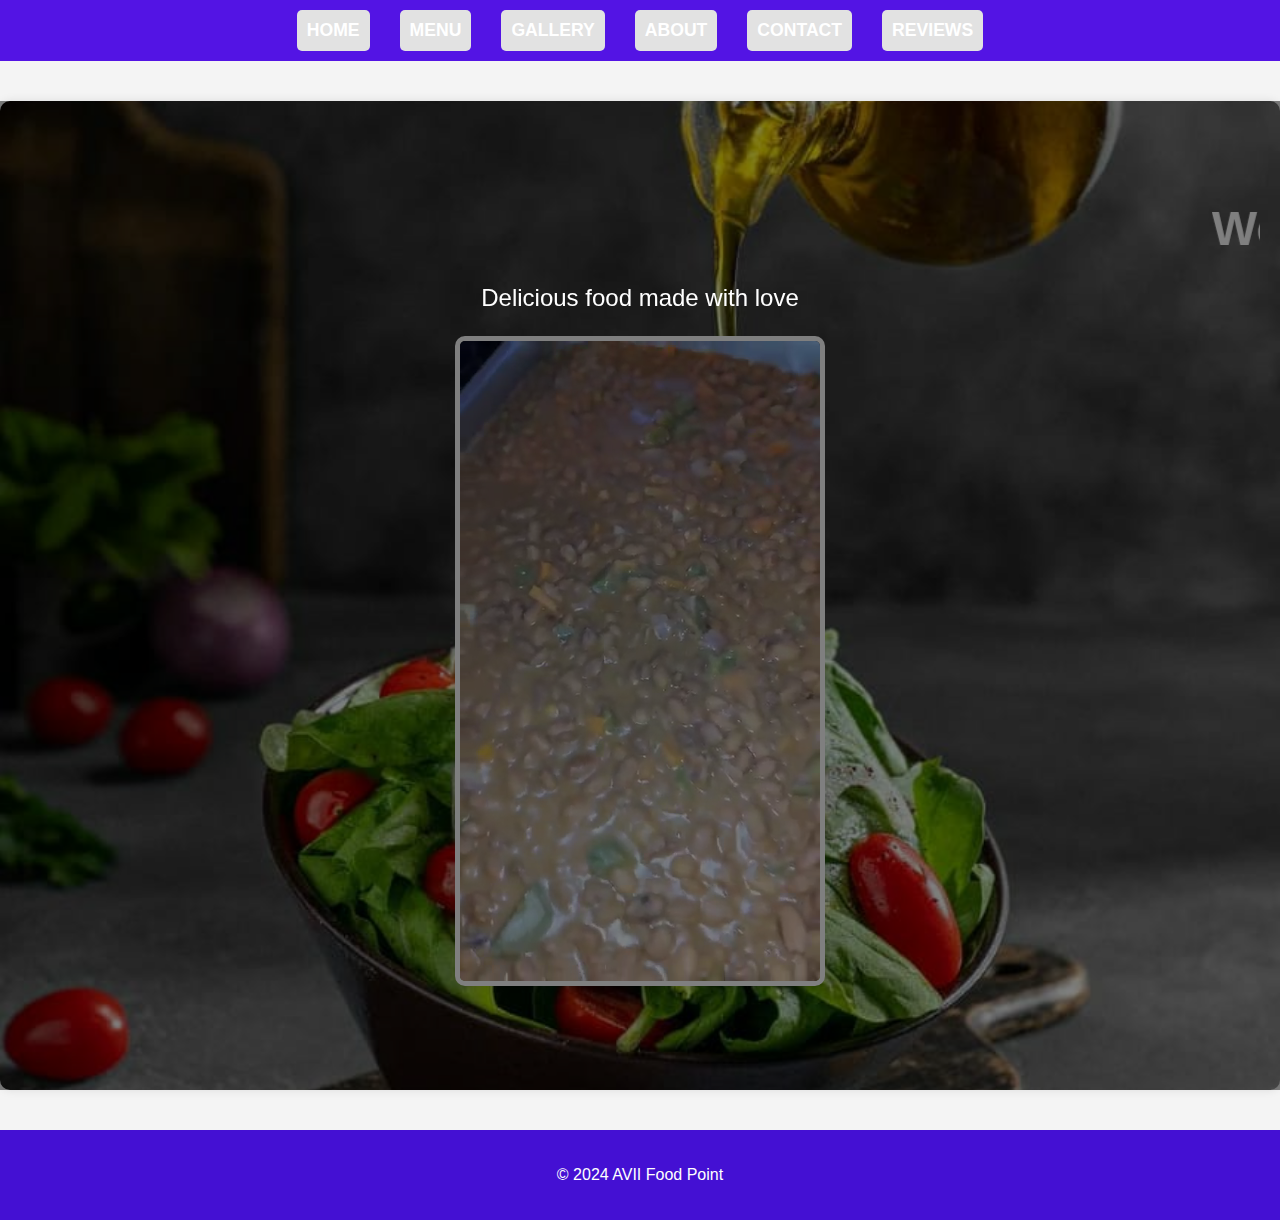
<file: index.html>
<!DOCTYPE html>
<html lang="en">
<head>
    <meta charset="UTF-8">
    <meta name="viewport" content="width=device-width, initial-scale=1.0">
    <title>Food Vendor - Home</title>
    <link rel="stylesheet" href="styles.css">
</head>
<body>
    <header>
        <nav>
        <ul>    
            <li><a href="index.html">HOME</a></li>
            <li><a href="menu.html">MENU</a></li>
            <li><a href="gallery.html">GALLERY</a></li>
            <li><a href="about.html">ABOUT</a></li>
            <li><a href="contact.html">CONTACT</a></li>
            <li><a href="reviews.html">REVIEWS</a></li>
        </ul>
    </header>

    <main>
        <section class="hero">
            <marquee><h1>Welcome to AVII Food Point</h1></marquee>
            <p>Delicious food made with love</p>
        <div class="video-container">
                <video autoplay muted loop>
                <source src="background.mp4" type="video/mp4">
                Your browser does not support the video tag.
            </video>
        </section>
    </main>

    <footer>
        <p>&copy; 2024 AVII Food Point</p>
    </footer>
</body>
</html>
</file>
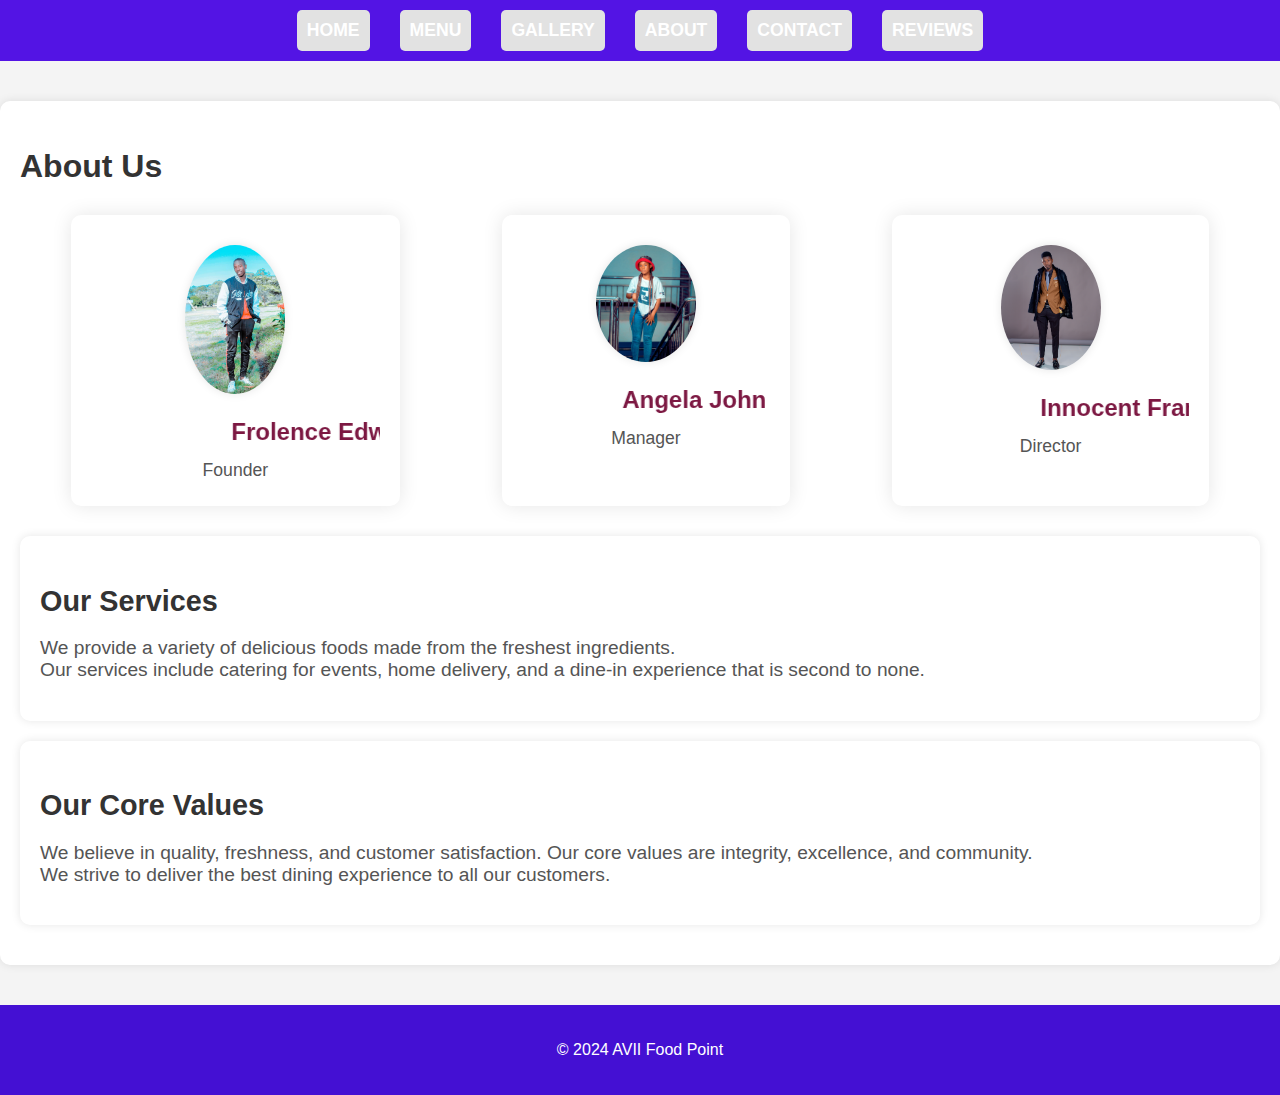
<file: about.html>
<!DOCTYPE html>
<html lang="en">
<head>
    <meta charset="UTF-8">
    <meta name="viewport" content="width=device-width, initial-scale=1.0">
    <title>Food Vendor - About</title>
    <link rel="stylesheet" href="styles.css">
</head>
<body>
    <header>
        <nav>
            <ul>
                <li><a href="index.html">HOME</a></li>
                <li><a href="menu.html">MENU</a></li>
                <li><a href="gallery.html">GALLERY</a></li>
                <li><a href="about.html">ABOUT</a></li>
                <li><a href="contact.html">CONTACT</a></li>
                <li><a href="reviews.html">REVIEWS</a></li>
            </ul>
        </nav>
    </header>

    <main>
        <section class="about">
            <h2>About Us</h2>
            <div class="team">
                <div class="team-member">
                    <img src="IMG-20240611-WA0011.jpg" alt="Founder">
                <marquee><h3>Frolence Edwini</h3></marquee>
                    <p>Founder</p>
                </div>
                <div class="team-member">
                    <img src="IMG-20231129-WA0021.jpg" alt="Manager">
                <marquee><h3>Angela John</h3></marquee>
                    <p>Manager</p>
                </div>
                <div class="team-member">
                    <img src="MOC_8623.jpg" alt="Director">
                    <marquee><h3>Innocent Frank</h3></marquee>
                    <p>Director</p>
                </div>
            </div>
            <div class="services">
                <h3>Our Services</h3>
                <p>We provide a variety of delicious foods made from the freshest ingredients. </br>Our services include catering for events, home delivery, and a dine-in experience that is second to none.</p>
            </div>
            <div class="core-values">
                <h3>Our Core Values</h3>
                <p>We believe in quality, freshness, and customer satisfaction. Our core values are integrity, excellence, and community.</br> We strive to deliver the best dining experience to all our customers.</p>
            </div>
			</section>
    </main>



    <footer>
        <p>&copy; 2024 AVII Food Point</p>
    </footer>
</body>
</html>
</file>
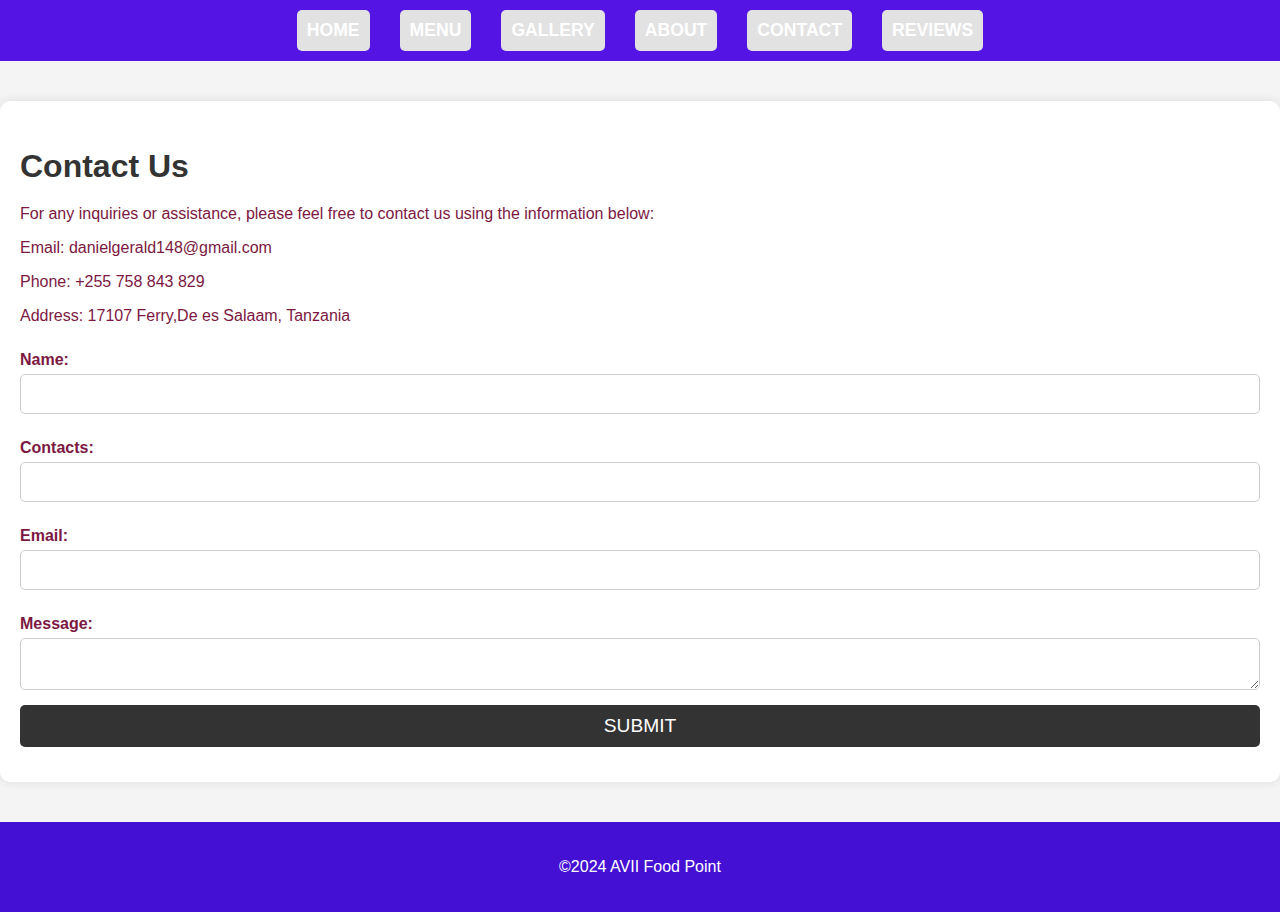
<file: contact.html>
<!DOCTYPE html>
<html lang="en">
<head>
    <meta charset="UTF-8">
    <meta name="viewport" content="width=device-width, initial-scale=1.0">
    <title>Food Vendor - Contact</title>
    <link rel="stylesheet" href="styles.css">
</head>
<body>
    <header>
        <nav>
            <ul>
            <li><a href="index.html">HOME</a></li>
            <li><a href="menu.html">MENU</a></li>
            <li><a href="gallery.html">GALLERY</a></li>
            <li><a href="about.html">ABOUT</a></li>
            <li><a href="contact.html">CONTACT</a></li>
            <li><a href="reviews.html">REVIEWS</a></li>
            </ul>
        </nav>
    </header>

    <main>
        <section class="contact">
            <h2>Contact Us</h2>
            <div class="contact-details">
                <p>For any inquiries or assistance, please feel free to contact us using the information below:</p>
                
                <p>Email: danielgerald148@gmail.com</p>
                <p>Phone: +255 758 843 829</p>
                <p>Address: 17107 Ferry,De es Salaam, Tanzania</p>
              </div>

            <form>
          <form action="https://formspree.io/f/xyzjekoq"
  method="POST">
                <label for="name">Name:</label>
                <input type="text" id="name" name="name" required>
              <label for="contacts">Contacts:</label>
                <input type="text" id="contacts" name="contacts" required>
                <label for="email">Email:</label>
                <input type="email" id="email" name="email" required>
                <label for="message">Message:</label>
                <textarea id="message" name="message" required></textarea>
                <button type="submit">SUBMIT</button>
            </form>
        </section>
    </main>

    <footer>
        <p>&copy;2024 AVII Food Point </p>
    </footer>
</body>
</html>
</file>
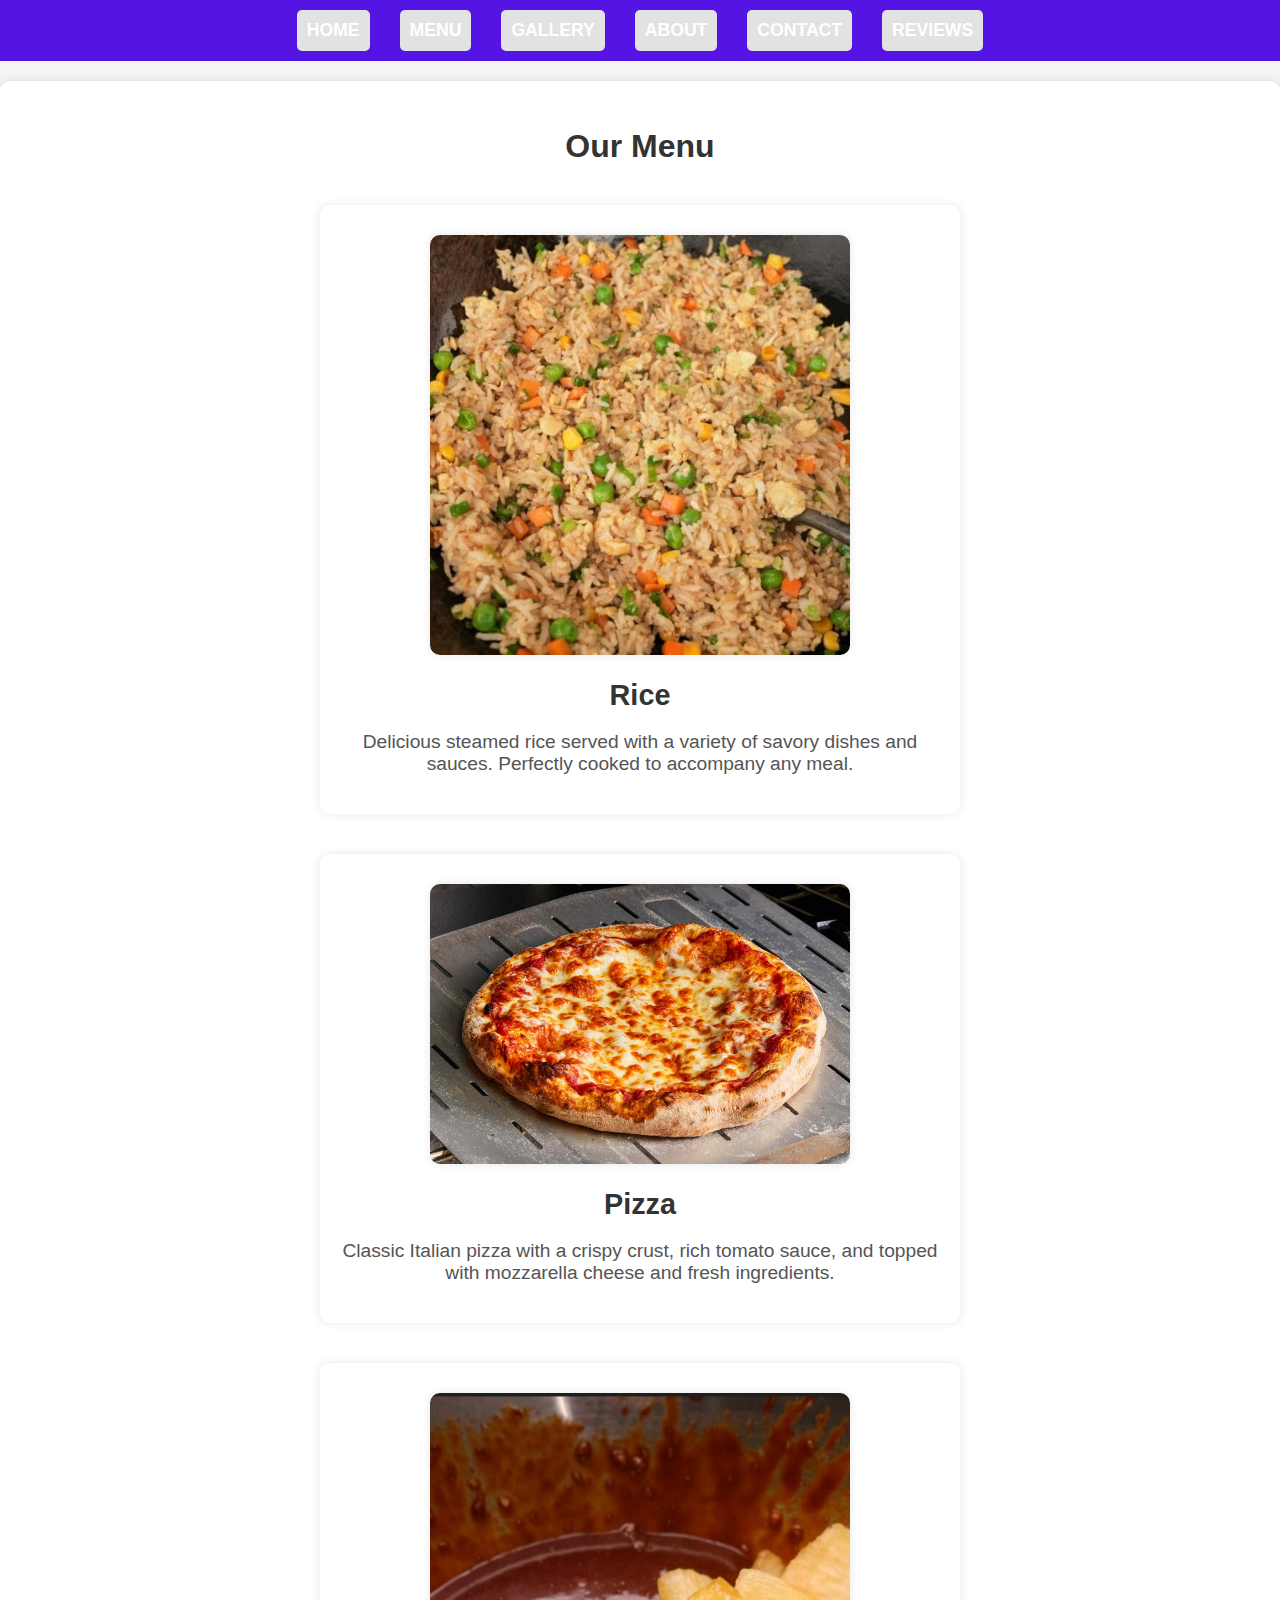
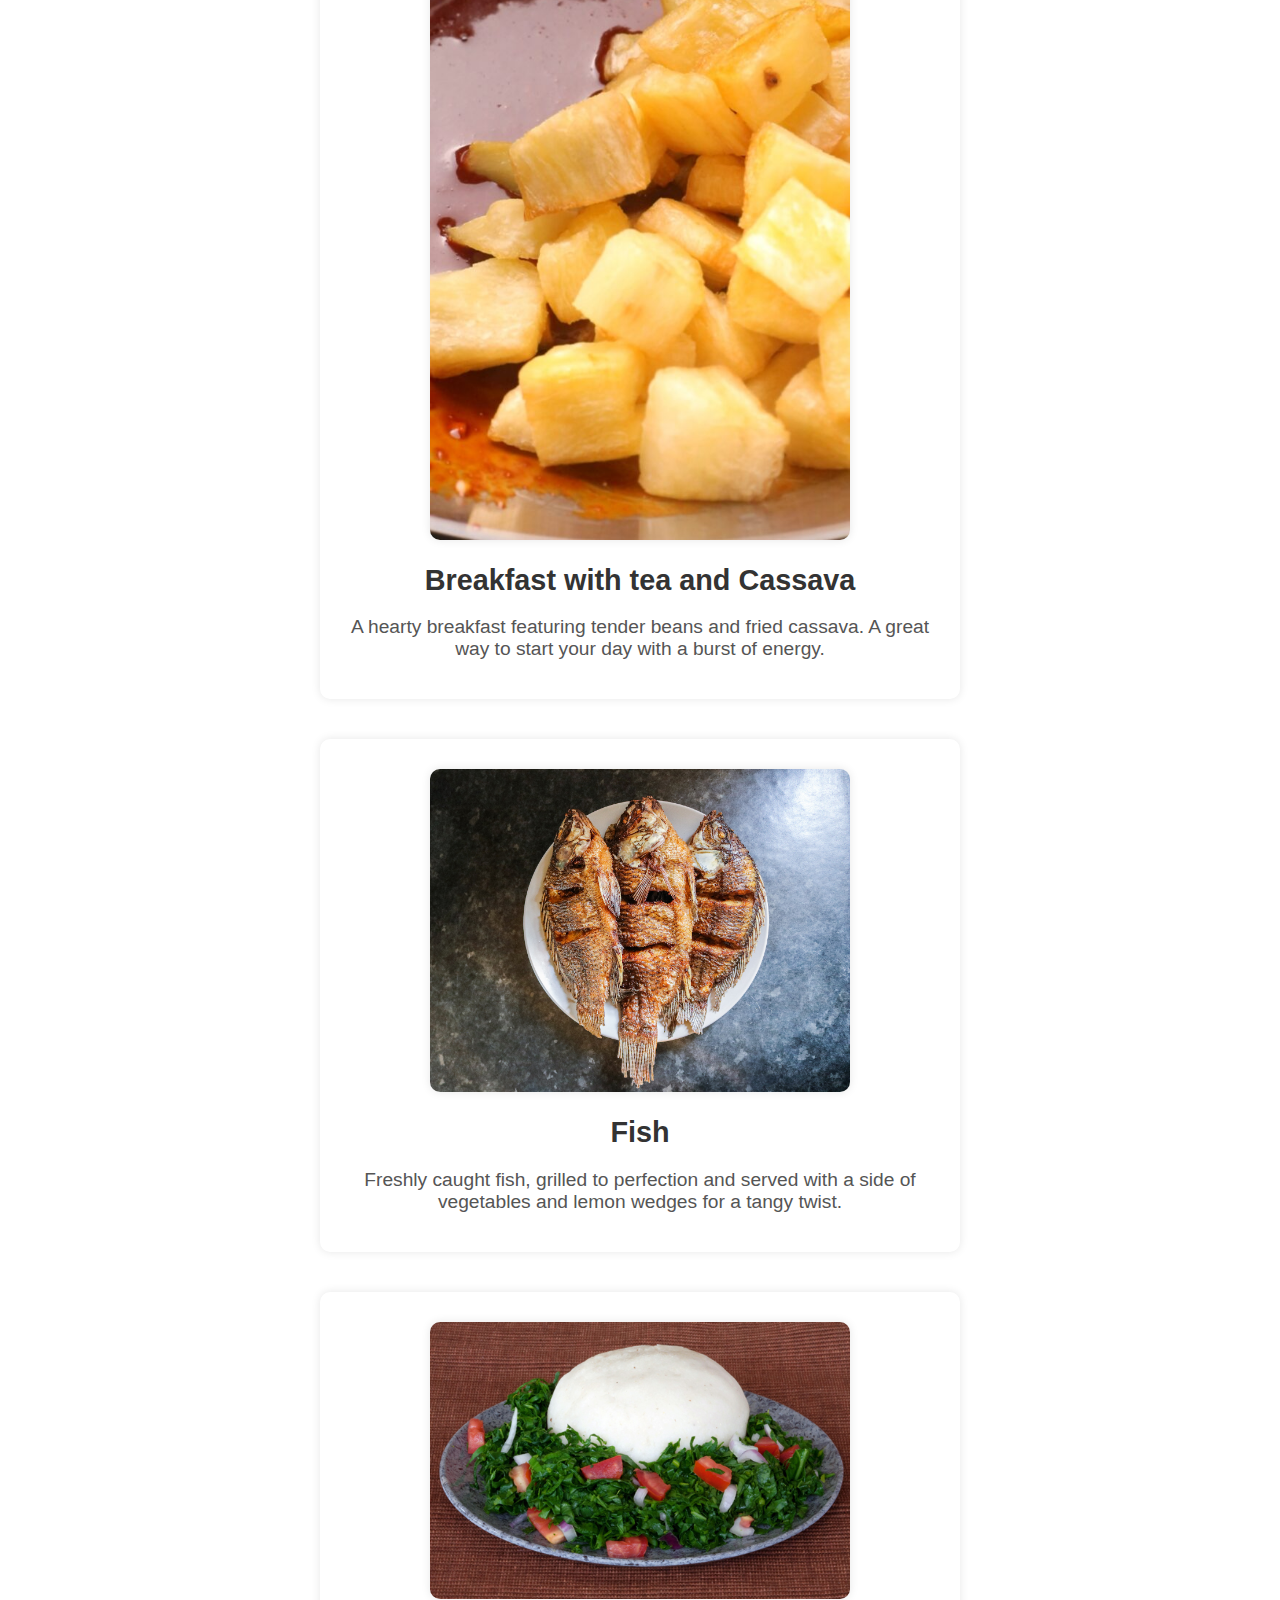
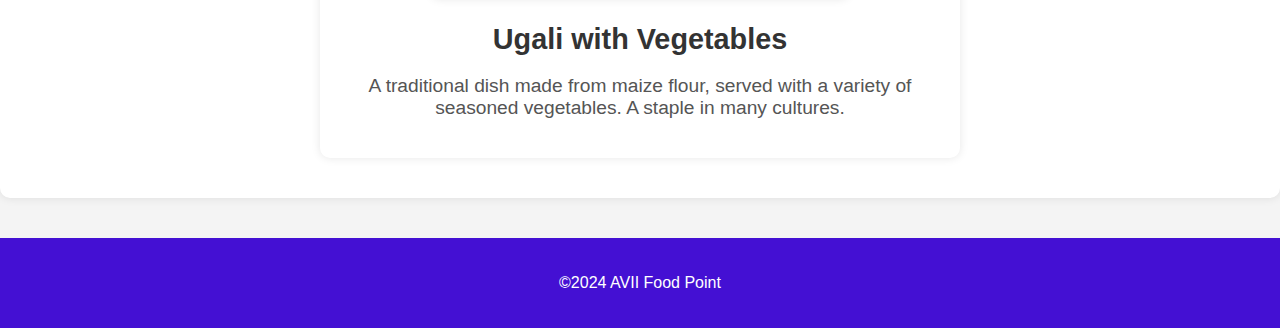
<file: menu.html>
<!DOCTYPE html>
<html lang="en">
<head>
    <meta charset="UTF-8">
    <meta name="viewport" content="width=device-width, initial-scale=1.0">
    <title>Food Vendor - Menu</title>
    <link rel="stylesheet" href="styles.css">
</head>
<body>
    <header>
        <nav>
            <ul>
                <li><a href="index.html">HOME</a></li>
                <li><a href="menu.html">MENU</a></li>
                <li><a href="gallery.html">GALLERY</a></li>
                <li><a href="about.html">ABOUT</a></li>
                <li><a href="contact.html">CONTACT</a></li>
                <li><a href="reviews.html">REVIEWS</a></li>
            </ul>
        </nav>
    </header>

    <main>
        <section class="menu">
            <h2>Our Menu</h2>
            <div class="menu-item">
                <img src="rice.jpg" alt="Rice">
                <h3>Rice</h3>
                <p>Delicious steamed rice served with a variety of savory dishes and sauces. Perfectly cooked to accompany any meal.</p>
            </div>
            <div class="menu-item">
                <img src="pizza.jpg" alt="Pizza">
                <h3>Pizza</h3>
                <p>Classic Italian pizza with a crispy crust, rich tomato sauce, and topped with mozzarella cheese and fresh ingredients.</p>
            </div>
            <div class="menu-item">
                <img src="cassava.jpg" alt="Breakfast with Beans and Cassava">
                <h3>Breakfast with tea and Cassava</h3>
                <p>A hearty breakfast featuring tender beans and fried cassava. A great way to start your day with a burst of energy.</p>
            </div>
            <div class="menu-item">
                <img src="fishes.jpg" alt="Fish">
                <h3>Fish</h3>
                <p>Freshly caught fish, grilled to perfection and served with a side of vegetables and lemon wedges for a tangy twist.</p>
            </div>
            <div class="menu-item">
                <img src="Ugali_&_Sukuma_Wiki.jpg" alt="Ugali with Vegetables">
                <h3>Ugali with Vegetables</h3>
                <p>A traditional dish made from maize flour, served with a variety of seasoned vegetables. A staple in many cultures.</p>
            </div>
        </section>
    </main>

    <footer>
        <p>&copy;2024 AVII Food Point </p>
    </footer>
</body>
</html>
</file>
<file: styles.css>
/* Basic Styles */
body {
    font-family: Arial, sans-serif;
    margin: 0;
    padding: 0;
    background-color: #f4f4f4;
    color: #7c1842;
}

/* Header and Navigation */
header {
    background-color: #5314e4;
    color: white;
    padding: 10px 0;
    text-align: center;
    position: sticky;
    top: 0;
    z-index: 1000;
}

nav ul {
    list-style: none;
    padding: 0;
    margin: 0;
    display: flex;
    justify-content: center;
}

nav ul li {
    margin: 0 15px;
}

nav ul li a {
    color: white;
    text-decoration: none;
    font-weight: bold;
    font-size: 1.1em;
}

nav ul li a:hover {
    text-decoration: underline;
}

/* Hero Section */
.hero {
    text-align: center;
    background-image: url('IMG-20240611-WA0007.jpg');
    background-size: cover;
    background-position: center;
    color: white;
    padding: 100px 20px;
    position: relative;
}

.hero::after {
    content: '';
    position: absolute;
    top: 0;
    left: 0;
    right: 0;
    bottom: 0;
    background-color: rgba(0, 0, 0, 0.5);
}

.hero h1 {
    margin: 0;
    font-size: 3em;
    z-index: 1;
    position: relative;
}

.hero p {
    font-size: 1.5em;
    z-index: 1;
    position: relative;
}

.hero video {
    border: 5px solid white;
    border-radius: 10px;
    max-width: 500%;
    height: 50%;
    z-index: 1;
    display: ruby-base-container;
    background-position: 0cqmax;
}

/* Sections */
section {
    margin: 40px 0;
    padding: 20px;
    background-color: white;
    border-radius: 10px;
    box-shadow: 0 0 10px rgba(0, 0, 0, 0.1);
}

h2 {
    color: #333;
    font-size: 2em;
    margin-bottom: 20px;
}

ul {
    list-style: none;
    padding: 0;
}

ul li {
    background: #e2e2e2;
    margin: 5px 0;
    padding: 10px;
    border-radius: 5px;
}

/* Images */
img {
    max-width: 20%;
    height: auto;
    display: inline-flexbox;
    margin: 10px auto;
    border-radius: 10px;
    box-shadow: 0 0 10px rgba(0, 0, 0, 0.1);
}

/* Forms */
form {
    display: flex;
    flex-direction: column;
}

form label {
    margin: 10px 0 5px;
    font-weight: bold;
}

form input, form textarea, form button {
    padding: 10px;
    margin-bottom: 15px;
    border-radius: 5px;
    border: 1px solid #ccc;
    font-size: 1em;
}

form button {
    background-color: #333;
    color: white;
    border: none;
    cursor: pointer;
    font-size: 1.2em;
}

form button:hover {
    background-color: #eb13bc;
}

/* Reviews */
.review {
    background: #26557c;
    margin: 10px 0;
    padding: 15px;
    border-radius: 5px;
}

/* Footer */
footer {
    text-align: center;
    padding: 20px 0;
    background-color: #4410d3;
    color: white;
    margin-top: 40px;
}

/* Responsive Design */
@media (max-width: 768px) {
    nav ul {
        flex-direction: column;
    }

    .hero {
        padding: 60px 20px;
    }

    .hero h1 {
        font-size: 2.5em;
    }

    .hero p {
        font-size: 1.2em;
    }

    form {
        flex-direction: column;
    }
}

/* Existing styles */

/* About Us Page */
.team {
    display: flex;
    justify-content: space-around;
    flex-wrap: wrap;
    margin-top: 20px;
}

.team-member {
    background-color: white;
    border-radius: 10px;
    box-shadow: 0 0 20px rgba(0, 0, 0, 0.1);
    padding: 20px;
    text-align: center;
    max-width: 300px;
    margin: 10px;
}

.team-member img {
    border-radius: 50%;
    max-width: 100px;
    margin-bottom: 10px;
}

.team-member h3 {
    margin: 10px 0 5px;
    font-size: 1.5em;
}

.team-member p {
    margin: 5px 0;
    font-size: 1.1em;
    color: #555;
}

.services, .core-values {
    background-color: white;
    border-radius: 10px;
    box-shadow: 0 0 10px rgba(0, 0, 0, 0.1);
    padding: 20px;
    margin: 20px 0;
}

.services h3, .core-values h3 {
    margin-bottom: 10px;
    font-size: 1.8em;
    color: #333;
}

.services p, .core-values p {
    font-size: 1.2em;
    color: #555;
}

/* Responsive Design */
@media (max-width: 768px) {
    .team {
        flex-direction: column;
        align-items: center;
    }

    .team-member {
        max-width: 90%;
    }
}

/* Existing styles */

/* Menu Page */
.menu {
    display: flex;
    flex-direction: column;
    align-items: center;
    margin: 20px 0;
}

.menu-item {
    background-color: white;
    border-radius: 10px;
    box-shadow: 0 0 10px rgba(0, 0, 0, 0.1);
    padding: 20px;
    margin: 20px 0;
    text-align: center;
    max-width: 600px;
    width: 100%;
}

.menu-item img {
    max-width: 70%;
    height: auto;
    border-radius: 10px;
    margin-bottom: 10px;
}

.menu-item h3 {
    margin: 10px 0;
    font-size: 1.8em;
    color: #333;
}

.menu-item p {
    font-size: 1.2em;
    color: #555;
}

/* Responsive Design */
@media (max-width: 768px) {
    .menu-item {
        max-width: 90%;
    }
}
</file>
